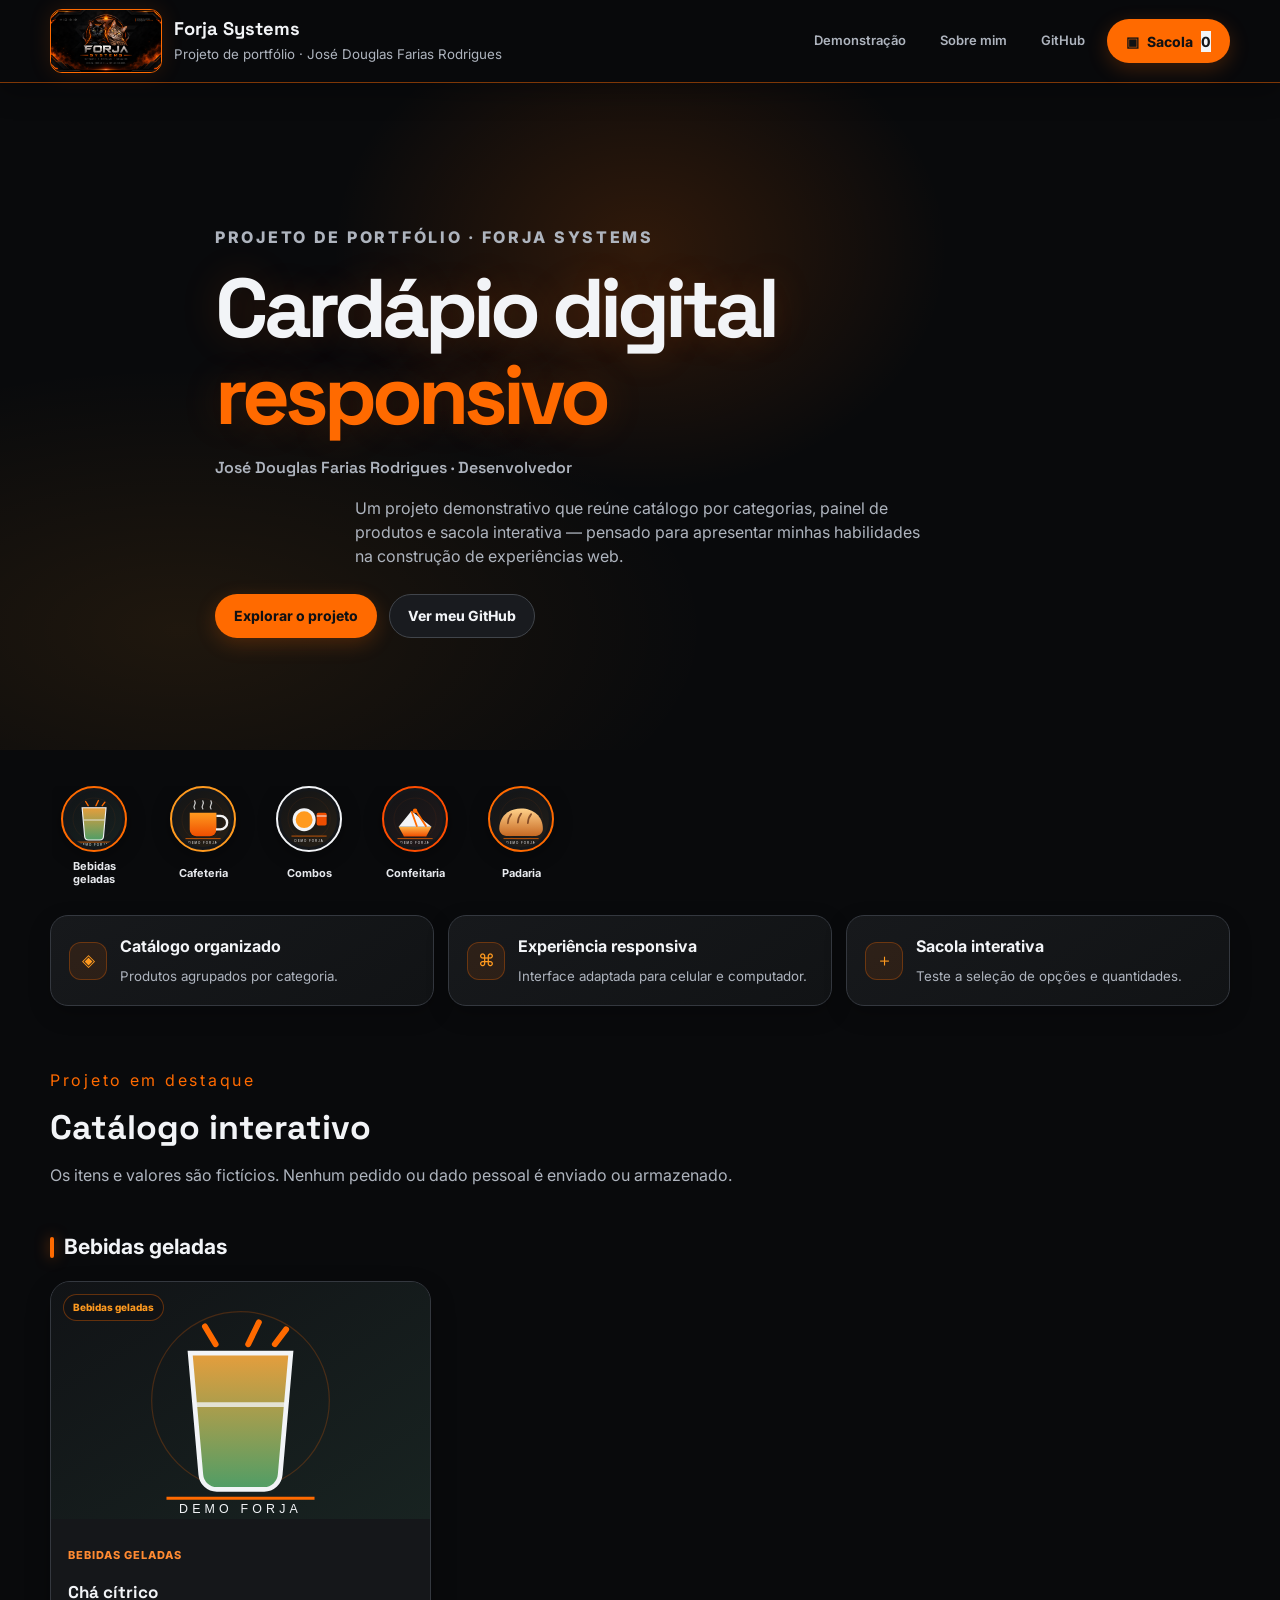
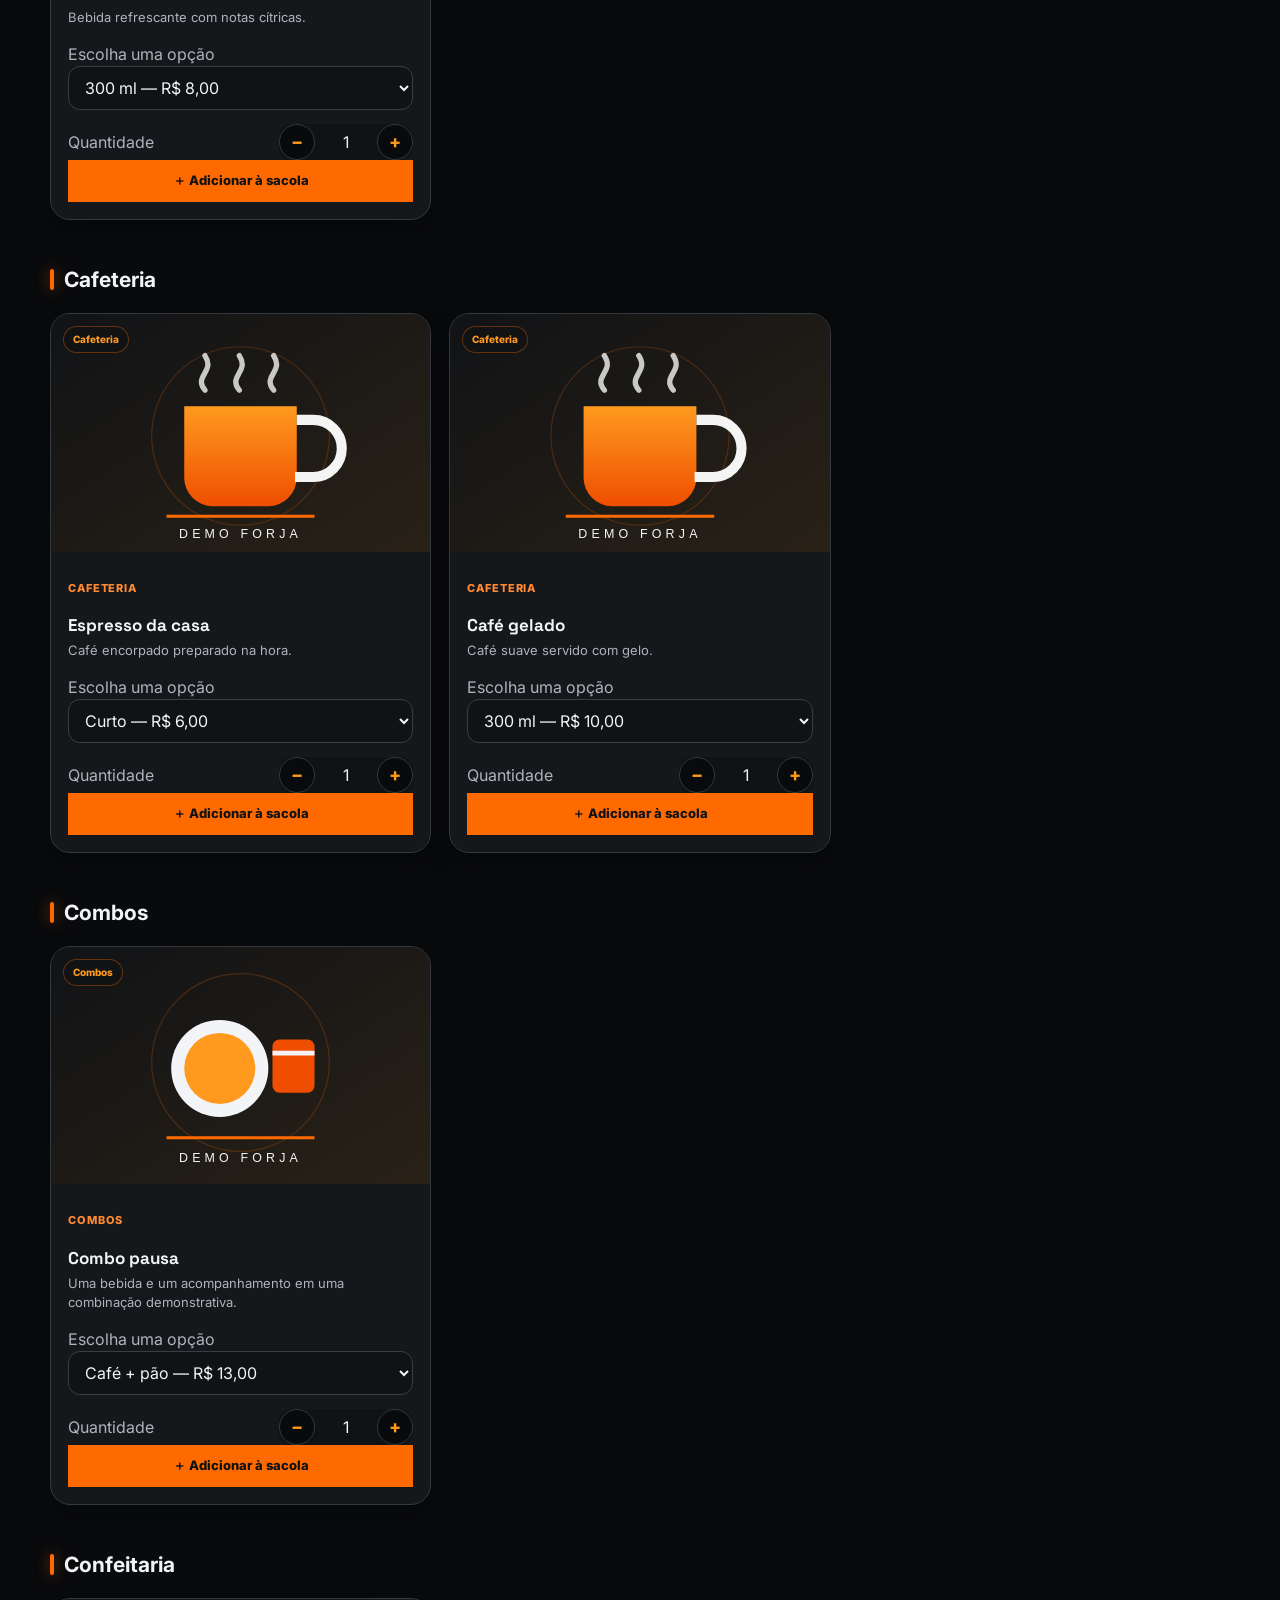
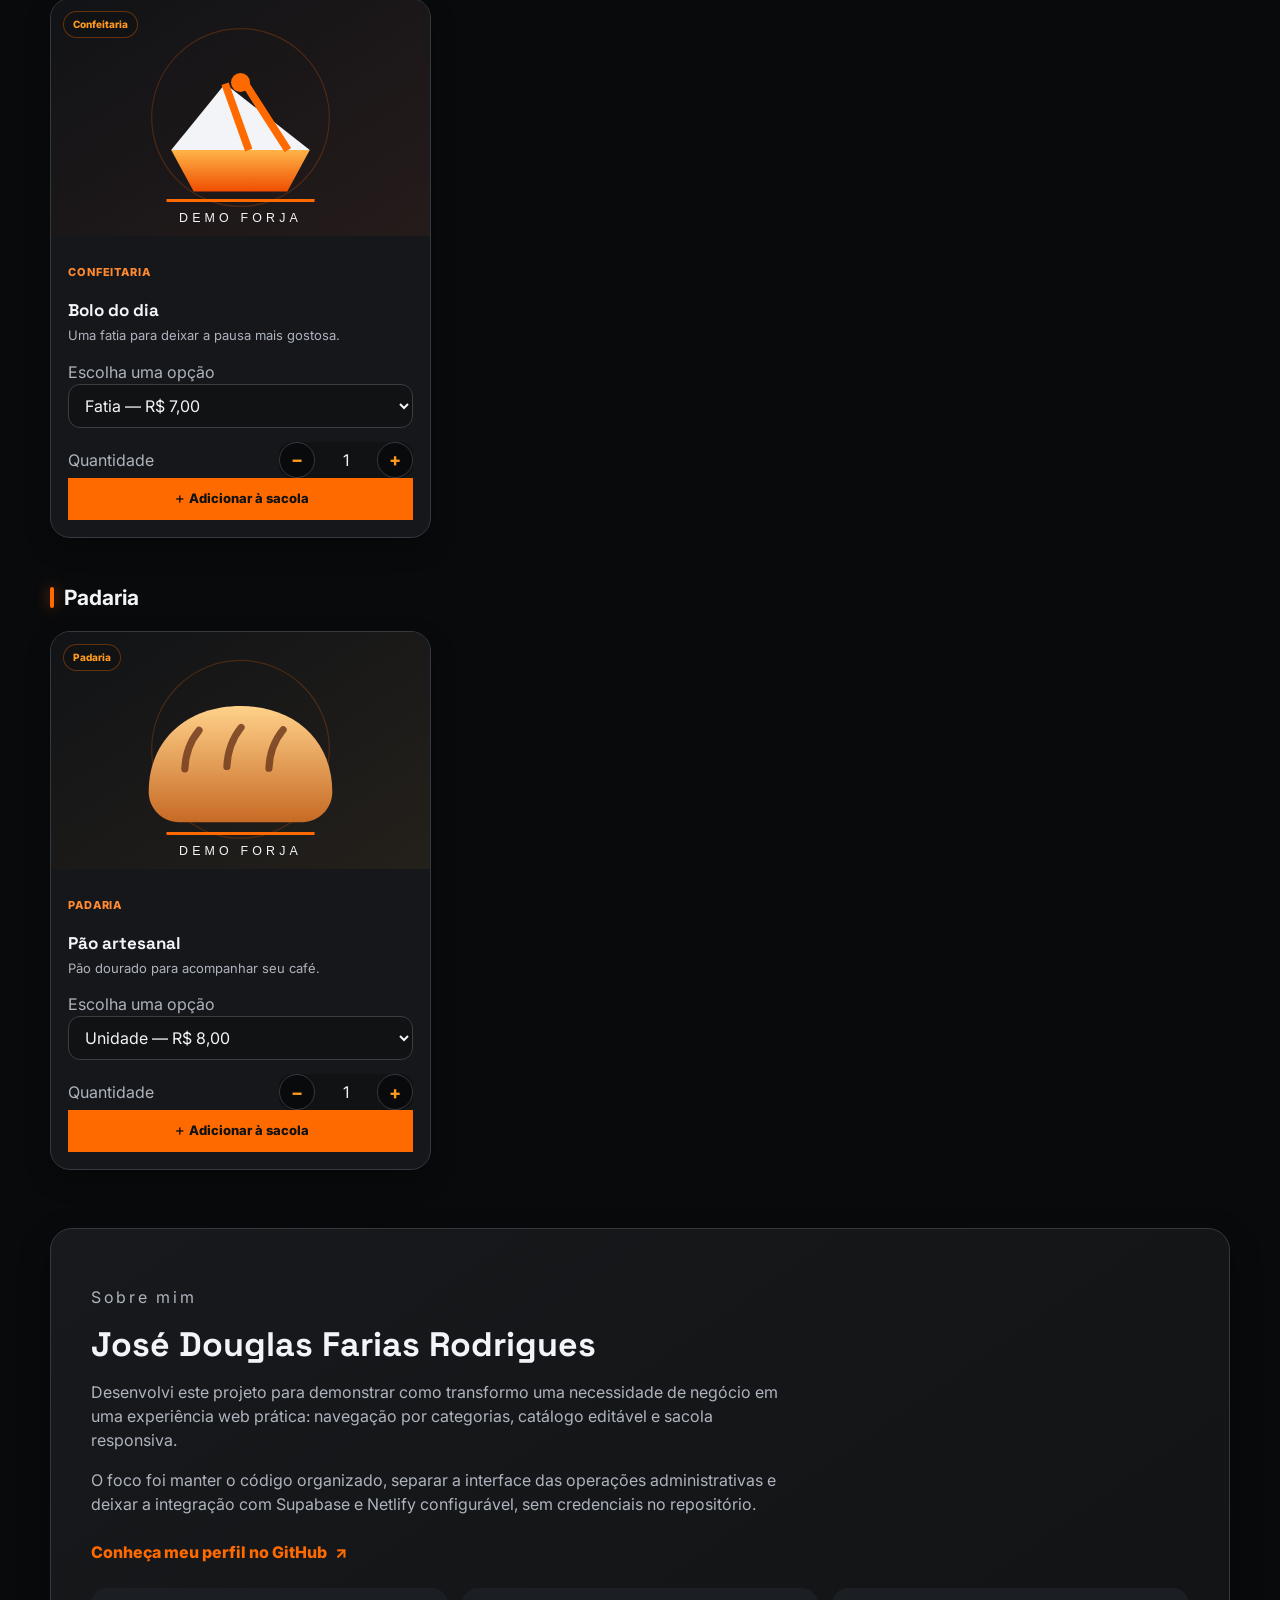
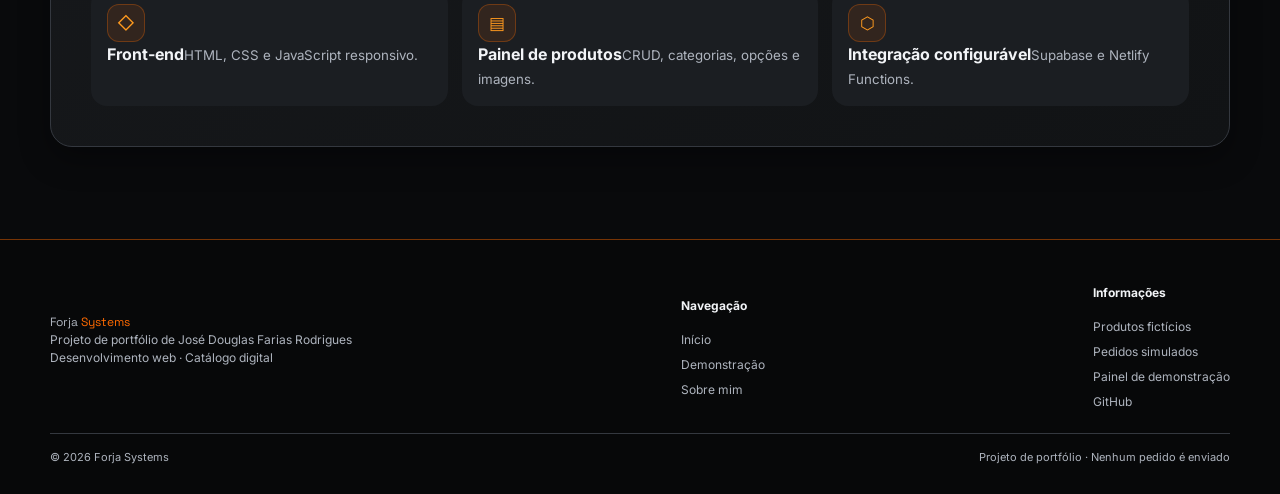
<file: index.html>
<!DOCTYPE html>
<html lang="pt-BR">
  <head>
    <meta charset="UTF-8" />
    <meta name="viewport" content="width=device-width, initial-scale=1.0, viewport-fit=cover" />
    <meta name="theme-color" content="#090A0C" />
    <meta name="description" content="Projeto de portfólio de José Douglas Farias Rodrigues: demonstração de cardápio digital responsivo com catálogo, painel e sacola." />
    <title>José Douglas Farias Rodrigues | Cardápio Digital</title>
    <link rel="icon" href="imgs/forja-systems.png" type="image/png" />
    <link rel="preconnect" href="https://fonts.googleapis.com" />
    <link rel="preconnect" href="https://fonts.gstatic.com" crossorigin />
    <link href="https://fonts.googleapis.com/css2?family=Inter:wght@400;500;600;700;800&family=Space+Grotesk:wght@500;600;700&display=swap" rel="stylesheet" />
    <link rel="stylesheet" href="styles.css" />
    <link rel="stylesheet" href="forja-theme.css" />
  </head>
  <body>
    <nav class="topbar">
      <div class="topbar-inner">
        <a href="#inicio" class="brand" aria-label="Forja Systems - início">
          <img class="brand-logo-small" src="imgs/forja-systems.png" alt="Forja Systems" />
          <span class="brand-copy">
            <strong>Forja Systems</strong>
            <small>Projeto de portfólio · José Douglas Farias Rodrigues</small>
          </span>
        </a>
        <div class="nav-links">
          <a href="#catalogo" class="nav-link">Demonstração</a>
          <a href="#sobre" class="nav-link">Sobre mim</a>
          <a href="https://github.com/DouglasFariasRodigues" class="nav-link" target="_blank" rel="noopener noreferrer">GitHub</a>
          <button id="cartButton" class="cart-button" type="button" aria-label="Abrir sacola">
            <span aria-hidden="true">▣</span>
            <span class="cart-text">Sacola</span>
            <span id="cartCount" class="badge">0</span>
          </button>
        </div>
      </div>
    </nav>

    <header class="hero" id="inicio">
      <div class="hero-content">
        <p class="eyebrow">Projeto de portfólio · Forja Systems</p>
        <h1>Cardápio digital <span>responsivo</span></h1>
        <p class="hero-subtitle">José Douglas Farias Rodrigues · Desenvolvedor</p>
        <p class="hero-description">Um projeto demonstrativo que reúne catálogo por categorias, painel de produtos e sacola interativa — pensado para apresentar minhas habilidades na construção de experiências web.</p>
        <div class="hero-actions">
          <a href="#catalogo" class="primary-btn">Explorar o projeto</a>
          <a href="https://github.com/DouglasFariasRodigues" class="secondary-btn" target="_blank" rel="noopener noreferrer">Ver meu GitHub</a>
        </div>
      </div>
    </header>

    <main class="page">
      <nav class="category-stories" aria-label="Navegue pelas categorias de demonstração">
        <div id="categoryStories" class="category-stories-inner"></div>
      </nav>

      <section class="features" aria-label="Recursos demonstrados">
        <article class="feature-card">
          <span class="feature-icon" aria-hidden="true">◈</span>
          <div>
            <strong>Catálogo organizado</strong>
            <small>Produtos agrupados por categoria.</small>
          </div>
        </article>
        <article class="feature-card">
          <span class="feature-icon" aria-hidden="true">⌘</span>
          <div>
            <strong>Experiência responsiva</strong>
            <small>Interface adaptada para celular e computador.</small>
          </div>
        </article>
        <article class="feature-card">
          <span class="feature-icon" aria-hidden="true">＋</span>
          <div>
            <strong>Sacola interativa</strong>
            <small>Teste a seleção de opções e quantidades.</small>
          </div>
        </article>
      </section>

      <section id="catalogo">
        <div class="section-header">
          <div>
            <p class="section-label">Projeto em destaque</p>
            <h2>Catálogo interativo</h2>
            <p class="section-description">Os itens e valores são fictícios. Nenhum pedido ou dado pessoal é enviado ou armazenado.</p>
          </div>
        </div>
        <div id="catalogGrid"></div>
      </section>

      <section class="about" id="sobre">
        <div class="about-text">
          <p class="section-label">Sobre mim</p>
          <h2>José Douglas Farias Rodrigues</h2>
          <p>Desenvolvi este projeto para demonstrar como transformo uma necessidade de negócio em uma experiência web prática: navegação por categorias, catálogo editável e sacola responsiva.</p>
          <p>O foco foi manter o código organizado, separar a interface das operações administrativas e deixar a integração com Supabase e Netlify configurável, sem credenciais no repositório.</p>
          <a class="profile-link" href="https://github.com/DouglasFariasRodigues" target="_blank" rel="noopener noreferrer">Conheça meu perfil no GitHub <span aria-hidden="true">↗</span></a>
        </div>
        <div class="about-highlight">
          <div class="about-item">
            <span class="feature-icon" aria-hidden="true">◇</span>
            <div><strong>Front-end</strong><small>HTML, CSS e JavaScript responsivo.</small></div>
          </div>
          <div class="about-item">
            <span class="feature-icon" aria-hidden="true">▤</span>
            <div><strong>Painel de produtos</strong><small>CRUD, categorias, opções e imagens.</small></div>
          </div>
          <div class="about-item">
            <span class="feature-icon" aria-hidden="true">⬡</span>
            <div><strong>Integração configurável</strong><small>Supabase e Netlify Functions.</small></div>
          </div>
        </div>
      </section>
    </main>

    <footer class="footer">
      <div class="footer-inner">
        <div>
          <p class="footer-brand">Forja <span>Systems</span></p>
          <p>Projeto de portfólio de José Douglas Farias Rodrigues</p>
          <p>Desenvolvimento web · Catálogo digital</p>
        </div>
        <div>
          <h4>Navegação</h4>
          <ul class="footer-links">
            <li><a href="#inicio">Início</a></li>
            <li><a href="#catalogo">Demonstração</a></li>
            <li><a href="#sobre">Sobre mim</a></li>
          </ul>
        </div>
        <div>
          <h4>Informações</h4>
          <ul class="footer-links">
            <li><span>Produtos fictícios</span></li>
            <li><span>Pedidos simulados</span></li>
            <li><a href="/edicao">Painel de demonstração</a></li>
            <li><a href="https://github.com/DouglasFariasRodigues" target="_blank" rel="noopener noreferrer">GitHub</a></li>
          </ul>
        </div>
      </div>
      <div class="footer-bottom">
        <span>© <span id="year"></span> Forja Systems</span>
        <span>Projeto de portfólio · Nenhum pedido é enviado</span>
      </div>
    </footer>

    <div id="cartModal" class="modal hidden" aria-hidden="true">
      <div class="modal-card cart-card">
        <button class="modal-close" data-close-modal="cartModal" type="button" aria-label="Fechar">×</button>
        <h3>Sua sacola</h3>
        <div id="cartItems" class="cart-items"></div>
        <div class="cart-summary">
          <div class="summary-row"><span>Modo</span><strong>Demonstração</strong></div>
          <div class="summary-row"><span>Total</span><strong id="cartTotal">R$ 0,00</strong></div>
        </div>
        <div class="modal-actions">
          <button id="checkoutBtn" class="primary-btn" type="button">Simular pedido</button>
          <button class="secondary-btn" data-close-modal="cartModal" type="button">Voltar aos produtos</button>
        </div>
      </div>
    </div>

    <div id="checkoutModal" class="modal hidden" aria-hidden="true">
      <div class="modal-card checkout-card">
        <button class="modal-close" data-close-modal="checkoutModal" type="button" aria-label="Fechar">×</button>
        <h3>Finalizar demonstração</h3>
        <form id="checkoutForm">
          <p id="paymentDetails" class="demo-notice">Esta é uma simulação. Não informe dados pessoais: nenhuma informação será enviada ou salva.</p>
          <button type="submit" class="primary-btn">Concluir simulação</button>
        </form>
      </div>
    </div>

    <div id="cartBottomBar" class="cart-bottom-bar hidden" aria-live="polite">
      <div class="cart-bottom-summary">
        <small><span id="fabCartCount">0</span> itens na sacola</small>
        <strong id="fabCartTotal">R$ 0,00</strong>
      </div>
      <button id="fabCart" class="cart-bottom-button" type="button">Ver sacola <span aria-hidden="true">→</span></button>
    </div>

    <div id="toast" class="toast hidden" role="status" aria-live="polite"></div>
    <script src="config.js"></script>
    <script src="app.js"></script>
  </body>
</html>
</file>
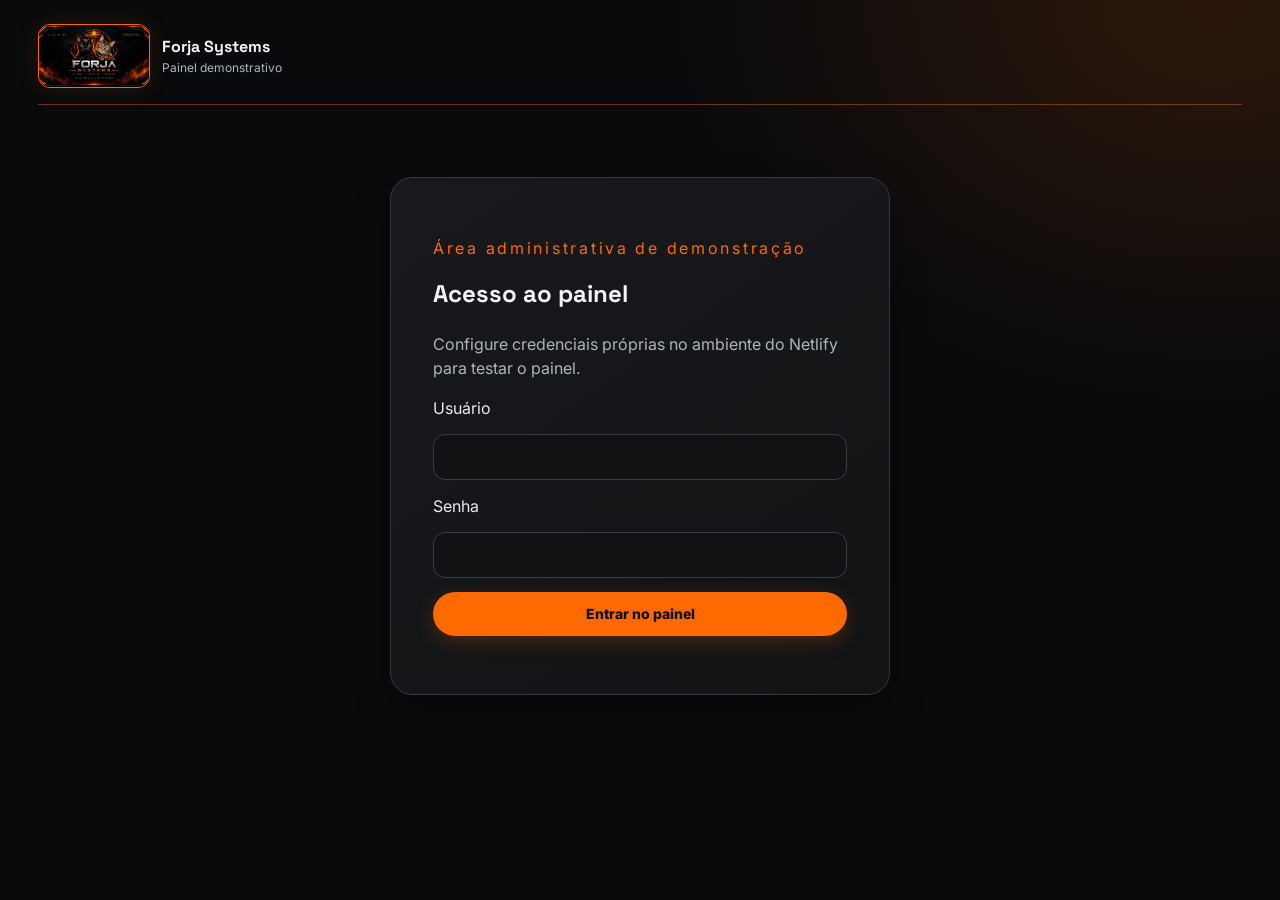
<file: edicao.html>
<!DOCTYPE html>
<html lang="pt-BR">
  <head>
    <meta charset="UTF-8" />
    <meta name="viewport" content="width=device-width, initial-scale=1.0" />
    <meta name="theme-color" content="#090A0C" />
    <title>Editar demonstração | Forja Systems</title>
    <link rel="icon" href="imgs/forja-systems.png" type="image/png" />
    <link rel="preconnect" href="https://fonts.googleapis.com" />
    <link rel="preconnect" href="https://fonts.gstatic.com" crossorigin />
    <link
      href="https://fonts.googleapis.com/css2?family=Inter:wght@400;500;600;700;800&family=Space+Grotesk:wght@500;600;700&display=swap"
      rel="stylesheet"
    />
    <link rel="stylesheet" href="styles.css" />
    <link rel="stylesheet" href="forja-theme.css" />
  </head>
  <body class="admin-body">
    <main class="admin-shell">
      <header class="admin-topbar">
        <a class="admin-brand" href="/" aria-label="Forja Systems - início">
          <img src="imgs/forja-systems.png" alt="Forja Systems" />
          <span><strong>Forja Systems</strong><small>Painel demonstrativo</small></span>
        </a>
        <button id="logoutBtn" class="secondary-btn hidden" type="button">Sair</button>
      </header>

      <section id="loginPanel" class="admin-card admin-login-card">
        <p class="section-label">Área administrativa de demonstração</p>
        <h1>Acesso ao painel</h1>
        <p class="admin-intro-copy">Configure credenciais próprias no ambiente do Netlify para testar o painel.</p>
        <form id="loginForm" class="admin-form">
          <label for="adminUser">Usuário</label>
          <input id="adminUser" type="text" autocomplete="username" required />
          <label for="adminPassword">Senha</label>
          <input id="adminPassword" type="password" autocomplete="current-password" required />
          <button class="primary-btn" type="submit">Entrar no painel</button>
        </form>
        <p id="loginError" class="admin-error" role="alert"></p>
      </section>

      <section id="adminPanel" class="admin-dashboard hidden">
        <div class="admin-intro">
          <div>
            <p class="section-label">Forja Systems · Ambiente demonstrativo</p>
            <h1>Catálogo de exemplo</h1>
            <p class="admin-intro-copy">Edite os produtos fictícios da demonstração.</p>
          </div>
          <button id="newProductBtn" class="primary-btn" type="button">
            <span aria-hidden="true">＋</span> Novo produto
          </button>
        </div>

        <section class="admin-card admin-catalog-card" aria-labelledby="catalogTitle">
          <div class="admin-catalog-heading">
            <div>
              <h2 id="catalogTitle">Cardápio cadastrado</h2>
              <p id="catalogStatus" class="admin-status" role="status">Carregando produtos...</p>
            </div>
            <span id="productCount" class="admin-count">0 produtos</span>
          </div>
          <label class="admin-search">
            <span aria-hidden="true">⌕</span>
            <input id="productSearch" type="search" placeholder="Buscar por nome ou categoria" />
          </label>
          <div id="productList" class="admin-product-grid"></div>
        </section>

        <section id="editorPanel" class="admin-card admin-editor hidden" aria-labelledby="formTitle">
          <div class="admin-editor-heading">
            <div>
              <p class="section-label">Detalhes do produto</p>
              <h2 id="formTitle">Novo produto</h2>
              <p class="admin-intro-copy">Preencha as informações que aparecem no cardápio.</p>
            </div>
            <button id="closeEditorBtn" class="admin-icon-button" type="button" aria-label="Fechar edição">×</button>
          </div>

          <form id="productForm" class="admin-form">
            <input id="productId" type="hidden" />
            <div class="admin-field-grid">
              <div class="admin-field">
                <label for="productName">Nome do produto</label>
                <input id="productName" type="text" placeholder="Ex.: Tapioca recheada" required />
              </div>
              <div class="admin-field">
                <label for="productCategory">Categoria</label>
                <input id="productCategory" type="text" list="categoryOptions" placeholder="Escolha uma seção ou crie outra" required />
                <datalist id="categoryOptions"></datalist>
                <small>Produtos com a mesma categoria aparecem juntos em uma seção no site.</small>
              </div>
            </div>

            <div class="admin-field">
              <label for="productDescription">Descrição</label>
              <textarea id="productDescription" rows="3" placeholder="Conte um pouco sobre o produto"></textarea>
            </div>

            <div class="admin-options-heading">
              <div>
                <h3>Opções e preços</h3>
                <p>Adicione sabores, tamanhos ou unidades e seus respectivos valores.</p>
              </div>
              <button id="addOptionBtn" class="secondary-btn" type="button">＋ Adicionar opção</button>
            </div>
            <div id="optionsEditor" class="admin-options-editor"></div>

            <div class="admin-image-section">
              <div class="admin-field">
                <label for="productImage">Foto do produto</label>
                <input id="productImage" type="file" accept="image/jpeg,image/png,image/webp" />
                <small>JPG, PNG ou WEBP; até 5 MB.</small>
              </div>
              <div class="admin-preview-wrap">
                <img id="imagePreview" class="admin-image-preview hidden" alt="Prévia da foto do produto" />
                <div id="imagePlaceholder" class="admin-image-placeholder">
                  <span aria-hidden="true">📷</span>
                  <small>A prévia da foto aparece aqui</small>
                </div>
              </div>
            </div>
            <input id="productImageUrl" type="hidden" />

            <div class="admin-form-footer">
              <label class="admin-checkbox">
                <input id="productActive" type="checkbox" checked />
                <span>Produto ativo no cardápio</span>
              </label>
              <div class="admin-field admin-sort-field">
                <label for="productSort">Ordem no cardápio</label>
                <input id="productSort" type="number" min="0" value="0" />
              </div>
            </div>
            <p id="adminMessage" class="admin-message" role="status"></p>
            <div class="admin-form-actions">
              <button id="cancelEditorBtn" class="secondary-btn" type="button">Cancelar</button>
              <button id="saveProductBtn" class="primary-btn" type="submit">Salvar produto</button>
            </div>
          </form>
        </section>
      </section>
    </main>
    <script src="edicao.js"></script>
  </body>
</html>
</file>
<file: styles.css>
* {
  box-sizing: border-box;
}

html {
  scroll-behavior: smooth;
}

body {
  margin: 0;
  min-width: 320px;
  background: var(--bg-page, #101010);
  color: var(--text-primary, #f7f4ef);
  font-family: "Inter", "Segoe UI", sans-serif;
  line-height: 1.5;
}

button,
input,
select,
textarea {
  font: inherit;
}

button,
a {
  -webkit-tap-highlight-color: transparent;
}

a {
  color: inherit;
  text-decoration: none;
}

button {
  cursor: pointer;
}

img {
  display: block;
  max-width: 100%;
}

.hidden {
  display: none !important;
}

.topbar {
  position: sticky;
  z-index: 20;
  top: 0;
  border-bottom: 1px solid var(--border-subtle, #303030);
  background: var(--bg-surface, #171717);
}

.topbar-inner,
.page,
.hero-content,
.footer-inner {
  width: min(1180px, calc(100% - 48px));
  margin-inline: auto;
}

.topbar-inner {
  display: flex;
  min-height: 82px;
  align-items: center;
  justify-content: space-between;
  gap: 24px;
}

.brand {
  display: flex;
  min-width: 0;
  align-items: center;
  gap: 14px;
}

.brand-logo-small {
  width: 104px;
  height: 58px;
  flex: 0 0 auto;
  border-radius: 12px;
  object-fit: cover;
}

.brand-copy {
  min-width: 0;
}

.brand-copy strong,
.brand-copy span {
  display: block;
}

.brand-copy strong {
  font-size: 15px;
  line-height: 1.3;
}

.brand-copy span {
  margin-top: 3px;
  color: var(--text-secondary, #a5a5a5);
  font-size: 12px;
}

.nav-links {
  display: flex;
  align-items: center;
  justify-content: flex-end;
  gap: 10px;
}

.nav-links a:not(.primary-btn) {
  padding: 9px 12px;
  color: var(--text-secondary, #a5a5a5);
  font-size: 13px;
  font-weight: 600;
}

.primary-btn,
.secondary-btn,
.cart-button {
  display: inline-flex;
  min-height: 44px;
  align-items: center;
  justify-content: center;
  gap: 8px;
  border: 1px solid transparent;
  border-radius: 999px;
  padding: 10px 18px;
  font-size: 14px;
  font-weight: 750;
  transition: transform 160ms ease, background 160ms ease, border-color 160ms ease;
}

.primary-btn:hover,
.secondary-btn:hover,
.cart-button:hover {
  transform: translateY(-1px);
}

.primary-btn {
  background: var(--brand-orange, #ff6b22);
  color: #17110e;
}

.secondary-btn {
  border-color: var(--border-subtle, #303030);
  background: var(--bg-surface, #171717);
  color: var(--text-primary, #f7f4ef);
}

.cart-button {
  background: var(--brand-orange, #ff6b22);
  color: #17110e;
}

.header-delivery {
  display: inline-flex;
  align-items: center;
  gap: 8px;
  border: 1px solid var(--border-subtle, #303030);
  border-radius: 999px;
  padding: 8px 12px;
  background: var(--bg-pill-soft, #242424);
  color: var(--text-secondary, #a5a5a5);
  font-size: 12px;
  font-weight: 650;
  white-space: nowrap;
}

.hero {
  position: relative;
  overflow: hidden;
  padding: 68px 0 62px;
  background: var(--bg-surface, #171717);
}

.hero-content {
  position: relative;
  z-index: 1;
  display: block;
}

.hero-copy {
  max-width: 660px;
}

.eyebrow,
.section-kicker {
  color: var(--brand-orange, #ff6b22);
  font-size: 12px;
  font-weight: 800;
  letter-spacing: 0.12em;
  text-transform: uppercase;
}

.hero h1 {
  max-width: 720px;
  margin: 12px 0 16px;
  font-size: clamp(36px, 5vw, 62px);
  line-height: 1.05;
  letter-spacing: -0.045em;
}

.hero p {
  max-width: 570px;
  color: var(--text-secondary, #a5a5a5);
  font-size: 16px;
}

.hero-actions {
  display: flex;
  flex-wrap: wrap;
  gap: 12px;
  margin-top: 26px;
}

.hero-mark {
  width: min(100%, 340px);
  justify-self: center;
  border: 1px solid var(--border-subtle, #303030);
  border-radius: 28px;
  padding: 18px;
  background: var(--bg-page, #101010);
}

.hero-mark img {
  width: 100%;
  border-radius: 18px;
}

.page {
  padding-block: 34px 92px;
}

.category-stories {
  display: flex;
  overflow: hidden;
  padding: 6px 2px 20px;
  scrollbar-width: none;
}

.category-stories-inner {
  display: flex;
  width: 100%;
  overflow-x: auto;
  gap: 20px;
  scrollbar-width: none;
}

.category-stories-inner::-webkit-scrollbar {
  display: none;
}

.category-stories::-webkit-scrollbar {
  display: none;
}

.category-story {
  display: grid;
  min-width: 78px;
  justify-items: center;
  gap: 8px;
  color: var(--text-secondary, #a5a5a5);
  text-align: center;
}

.category-story-image {
  display: grid;
  width: 66px;
  height: 66px;
  flex: 0 0 auto;
  place-items: center;
  overflow: hidden;
  border: 2px solid var(--brand-orange, #ff6b22);
  padding: 3px;
  aspect-ratio: 1;
  border-radius: 50%;
}

.category-story-image img {
  width: 100%;
  height: 100%;
  border-radius: 50%;
  object-fit: cover;
}

.category-story span:last-child {
  max-width: 84px;
  font-size: 11px;
  font-weight: 700;
  line-height: 1.25;
}

.story-circle {
  display: grid;
  width: 66px;
  aspect-ratio: 1;
  place-items: center;
  overflow: hidden;
  border: 2px solid var(--brand-orange, #ff6b22);
  border-radius: 50%;
  background: var(--bg-surface, #171717);
  font-size: 26px;
}

.story-link span:last-child {
  max-width: 84px;
  font-size: 11px;
  font-weight: 700;
  line-height: 1.25;
}

.features {
  display: grid;
  grid-template-columns: repeat(3, minmax(0, 1fr));
  gap: 14px;
  margin: 8px 0 46px;
}

.feature-card {
  border: 1px solid var(--border-subtle, #303030);
  border-radius: 18px;
  padding: 18px;
  background: var(--bg-surface, #171717);
}

.feature-card strong {
  display: block;
  margin-bottom: 5px;
}

.feature-card p {
  margin: 0;
  color: var(--text-secondary, #a5a5a5);
  font-size: 13px;
}

.catalog-heading,
.category-heading {
  display: flex;
  align-items: end;
  justify-content: space-between;
  gap: 16px;
}

.section-header {
  display: flex;
  align-items: end;
  justify-content: space-between;
  gap: 16px;
  margin-bottom: 24px;
}

.section-header h2 {
  margin: 6px 0 0;
  font-size: clamp(24px, 3vw, 34px);
  line-height: 1.15;
}

.section-description {
  margin-bottom: 0;
  color: var(--text-secondary, #a5a5a5);
}

.category-title {
  position: relative;
  margin: 0 0 18px;
  padding-left: 14px;
  font-size: 21px;
}

.category-title::before {
  position: absolute;
  top: 0.25em;
  bottom: 0.25em;
  left: 0;
  width: 4px;
  border-radius: 8px;
  content: "";
}

.catalog-heading {
  margin: 0 0 24px;
}

.catalog-heading h2,
.category-heading h2,
.about h2 {
  margin: 6px 0 0;
  font-size: clamp(24px, 3vw, 34px);
  line-height: 1.15;
}

.category-section {
  scroll-margin-top: 112px;
  margin-top: 44px;
}

.category-heading {
  margin-bottom: 18px;
}

.category-heading p {
  margin: 5px 0 0;
  color: var(--text-secondary, #a5a5a5);
  font-size: 14px;
}

.product-grid {
  display: grid;
  grid-template-columns: repeat(3, minmax(0, 1fr));
  gap: 18px;
}

.product-card {
  display: flex;
  min-width: 0;
  flex-direction: column;
  overflow: hidden;
  border: 1px solid var(--border-subtle, #303030);
  border-radius: 22px;
  background: var(--bg-surface, #171717);
}

.product-image {
  position: relative;
  overflow: hidden;
  aspect-ratio: 16 / 10;
  background: var(--bg-pill-soft, #242424);
}

.product-image img {
  width: 100%;
  height: 100%;
  object-fit: cover;
}

.product-badge {
  position: absolute;
  top: 12px;
  left: 12px;
  border-radius: 999px;
  padding: 5px 9px;
  font-size: 10px;
  font-weight: 800;
}

.product-body {
  display: flex;
  flex: 1;
  flex-direction: column;
  align-items: flex-start;
  padding: 17px;
}

.product-category {
  color: var(--brand-orange, #ff6b22);
  font-size: 11px;
  font-weight: 800;
  letter-spacing: 0.08em;
  text-transform: uppercase;
}

.product-card h3 {
  margin: 7px 0 5px;
  font-size: 17px;
  line-height: 1.3;
}

.product-description {
  margin: 0 0 14px;
  color: var(--text-secondary, #a5a5a5);
  font-size: 13px;
}

.product-price {
  margin-top: auto;
  color: var(--brand-orange, #ff6b22);
  font-size: 18px;
  font-weight: 850;
}

.product-options {
  display: grid;
  width: 100%;
  gap: 9px;
  margin-top: 12px;
}

.product-option {
  width: 100%;
}

.product-option label,
.form-field label {
  display: block;
  margin-bottom: 6px;
  font-size: 12px;
  font-weight: 700;
}

.product-option select,
.product-option,
.form-field input,
.form-field select,
.form-field textarea,
.admin-form input,
.admin-form select,
.admin-form textarea {
  width: 100%;
  min-height: 44px;
  border: 1px solid var(--border-subtle, #303030);
  border-radius: 12px;
  padding: 10px 12px;
  background: var(--bg-page, #101010);
  color: var(--text-primary, #f7f4ef);
}

.quantity-row {
  display: flex;
  width: 100%;
  align-items: center;
  justify-content: space-between;
  gap: 12px;
  margin-top: 14px;
}

.quantity-stepper {
  display: inline-flex;
  align-items: center;
  gap: 10px;
}

.quantity-stepper input {
  width: 42px;
  border: 0;
  background: transparent;
  color: inherit;
  text-align: center;
}

.quantity-stepper input::-webkit-inner-spin-button,
.quantity-stepper input::-webkit-outer-spin-button {
  margin: 0;
  appearance: none;
}

.quantity-stepper button,
.stepper button {
  width: 36px;
  height: 36px;
  border: 1px solid var(--border-subtle, #303030);
  border-radius: 50%;
  background: var(--bg-page, #101010);
  color: var(--text-primary, #f7f4ef);
  font-size: 18px;
  font-weight: 750;
}

.add-btn {
  width: 100%;
  min-height: 42px;
  border: 0;
  border-radius: 999px;
  padding: 9px 15px;
  background: var(--brand-orange, #ff6b22);
  color: #17110e;
  font-size: 13px;
  font-weight: 800;
}

.feature-icon {
  display: inline-grid;
  width: 38px;
  height: 38px;
  flex: 0 0 auto;
  place-items: center;
  border-radius: 12px;
  font-size: 17px;
}

.feature-card {
  display: flex;
  align-items: center;
  gap: 13px;
}

.about {
  margin-top: 58px;
  border: 1px solid var(--border-subtle, #303030);
  border-radius: 24px;
  padding: clamp(22px, 4vw, 40px);
  background: var(--bg-surface, #171717);
}

.about p {
  max-width: 700px;
  color: var(--text-secondary, #a5a5a5);
}

.profile-link {
  display: inline-flex;
  align-items: center;
  gap: 8px;
  margin-top: 8px;
  color: var(--brand-caramel, #ff6b22);
  font-weight: 800;
}

.profile-link:hover {
  color: var(--accent-gold, #ff9a1f);
}

.about-highlight {
  display: grid;
  grid-template-columns: repeat(3, minmax(0, 1fr));
  gap: 14px;
  margin-top: 24px;
}

.about-grid {
  display: grid;
  grid-template-columns: repeat(3, minmax(0, 1fr));
  gap: 14px;
  margin-top: 24px;
}

.about-item {
  border-radius: 16px;
  padding: 16px;
  background: var(--bg-page, #101010);
}

.footer {
  border-top: 1px solid var(--border-subtle, #303030);
  padding-block: 28px;
  background: var(--bg-surface, #171717);
}

.footer-inner {
  display: flex;
  align-items: center;
  justify-content: space-between;
  gap: 20px;
  color: var(--text-secondary, #a5a5a5);
  font-size: 12px;
}

.footer-links {
  display: grid;
  gap: 7px;
  margin: 8px 0 0;
  padding: 0;
  list-style: none;
}

.footer-bottom {
  display: flex;
  width: min(1180px, calc(100% - 48px));
  justify-content: space-between;
  gap: 16px;
  margin: 22px auto 0;
  border-top: 1px solid var(--border-subtle, #303030);
  padding-top: 15px;
  color: var(--text-secondary, #a5a5a5);
  font-size: 11px;
}

.footer-inner p {
  margin: 0;
}

.modal {
  position: fixed;
  z-index: 50;
  inset: 0;
  display: grid;
  place-items: center;
  padding: 20px;
  background: rgb(0 0 0 / 72%);
}

.modal-card {
  position: relative;
  width: min(620px, 100%);
  max-height: min(84vh, 760px);
  overflow: auto;
  padding: 24px;
}

.modal-content {
  position: relative;
  width: min(620px, 100%);
  max-height: min(84vh, 760px);
  overflow: auto;
  border: 1px solid var(--border-subtle, #303030);
  border-radius: 24px;
  padding: 24px;
  background: var(--bg-surface, #171717);
}

.modal-close {
  position: absolute;
  top: 14px;
  right: 14px;
  width: 38px;
  height: 38px;
  border: 1px solid var(--border-subtle, #303030);
  border-radius: 50%;
  background: var(--bg-page, #101010);
  color: var(--text-primary, #f7f4ef);
}

.cart-items {
  display: grid;
  gap: 10px;
  margin-block: 20px;
}

.cart-summary {
  display: grid;
  gap: 10px;
  border-top: 1px solid var(--border-subtle, #303030);
  padding-top: 14px;
}

.summary-row {
  display: flex;
  justify-content: space-between;
  gap: 10px;
}

.modal-actions {
  display: flex;
  flex-wrap: wrap;
  gap: 10px;
  margin-top: 18px;
}

.cart-item {
  display: flex;
  align-items: center;
  justify-content: space-between;
  gap: 12px;
  border-bottom: 1px solid var(--border-subtle, #303030);
  padding-bottom: 10px;
}

.cart-total {
  display: flex;
  align-items: center;
  justify-content: space-between;
  margin-block: 18px;
  font-size: 18px;
  font-weight: 800;
}

.demo-notice {
  border: 1px solid var(--border-subtle, #303030);
  border-radius: 14px;
  padding: 12px;
  color: var(--text-secondary, #a5a5a5);
  font-size: 12px;
}

.cart-bottom-bar {
  position: fixed;
  z-index: 30;
  right: 16px;
  bottom: 16px;
  left: 16px;
  display: flex;
  width: min(700px, calc(100% - 32px));
  align-items: center;
  justify-content: space-between;
  gap: 18px;
  margin-inline: auto;
  border: 1px solid var(--border-subtle, #303030);
  border-radius: 999px;
  padding: 10px 12px 10px 20px;
}

.cart-bottom-summary {
  display: grid;
  line-height: 1.25;
}

.cart-bottom-button {
  min-height: 42px;
  border: 0;
  border-radius: 999px;
  padding: 9px 16px;
  font-weight: 800;
}

.toast {
  position: fixed;
  z-index: 80;
  right: 20px;
  bottom: 20px;
  max-width: min(400px, calc(100% - 40px));
  border: 1px solid var(--border-subtle, #303030);
  border-radius: 14px;
  padding: 13px 17px;
  background: var(--bg-surface, #171717);
  color: var(--text-primary, #f7f4ef);
  box-shadow: 0 12px 34px rgb(0 0 0 / 35%);
}

.admin-body {
  min-height: 100vh;
}

.admin-shell {
  width: min(1240px, calc(100% - 40px));
  margin: 0 auto;
  padding-block: 28px 64px;
}

.admin-topbar {
  display: flex;
  align-items: center;
  justify-content: space-between;
  gap: 20px;
  margin-bottom: 26px;
}

.admin-brand {
  display: flex;
  align-items: center;
  gap: 12px;
}

.admin-brand span,
.admin-brand strong,
.admin-brand small {
  display: block;
}

.admin-brand small {
  font-size: 12px;
}

.admin-dashboard {
  display: grid;
  grid-template-columns: minmax(0, 1fr) minmax(320px, 0.8fr);
  align-items: start;
  gap: 22px;
}

.admin-intro,
.admin-editor-heading {
  display: flex;
  justify-content: space-between;
  gap: 18px;
}

.admin-catalog-heading {
  margin-bottom: 16px;
}

.admin-count {
  border-radius: 999px;
  padding: 6px 10px;
  font-size: 12px;
  font-weight: 750;
  white-space: nowrap;
}

.admin-search {
  display: flex;
  align-items: center;
  gap: 10px;
  border: 1px solid var(--border-subtle, #303030);
  border-radius: 12px;
  padding: 0 12px;
}

.admin-search input {
  min-height: 44px;
  border: 0;
  background: transparent;
  outline: 0;
}

.admin-card {
  min-width: 0;
  border: 1px solid var(--border-subtle, #303030);
  border-radius: 22px;
  padding: 22px;
  background: var(--bg-surface, #171717);
}

.admin-card h1,
.admin-card h2,
.admin-card h3 {
  margin-top: 0;
}

.admin-intro,
.admin-help,
.admin-product-meta {
  color: var(--text-secondary, #a5a5a5);
  font-size: 13px;
}

.admin-catalog-heading,
.admin-product-actions,
.admin-form-actions {
  display: flex;
  align-items: center;
  justify-content: space-between;
  gap: 12px;
}

.admin-product-grid {
  display: grid;
  grid-template-columns: repeat(2, minmax(0, 1fr));
  gap: 12px;
  margin-top: 18px;
}

.admin-product-card {
  min-width: 0;
  overflow: hidden;
  border: 1px solid var(--border-subtle, #303030);
  border-radius: 16px;
  background: var(--bg-page, #101010);
}

.admin-product-card img {
  width: 100%;
  aspect-ratio: 16 / 10;
  object-fit: cover;
}

.admin-product-image-wrap {
  position: relative;
  overflow: hidden;
}

.admin-product-state {
  position: absolute;
  top: 8px;
  right: 8px;
  border-radius: 999px;
  padding: 4px 8px;
  font-size: 10px;
  font-weight: 800;
}

.admin-product-info {
  padding: 12px;
}

.admin-product-content {
  display: flex;
  flex-direction: column;
  padding: 12px;
}

.admin-product-category,
.admin-product-price {
  margin: 0 0 5px;
  font-size: 12px;
  font-weight: 800;
}

.admin-product-description {
  font-size: 12px;
}

.admin-option-summary {
  display: grid;
  gap: 4px;
  margin-top: 8px;
  border-top: 1px solid var(--border-subtle, #303030);
  padding-top: 8px;
  font-size: 11px;
}

.admin-option-summary span {
  display: flex;
  justify-content: space-between;
  gap: 8px;
}

.admin-product-actions {
  margin-top: 12px;
}

.admin-product-actions button {
  flex: 1;
}

.admin-delete {
  min-height: 40px;
  border-radius: 999px;
  font-weight: 750;
}

.admin-product-info h3 {
  margin: 0 0 4px;
  font-size: 14px;
}

.admin-product-info p {
  margin: 0;
}

.admin-form {
  display: grid;
  gap: 14px;
}

.admin-field-grid,
.admin-image-section {
  display: grid;
  grid-template-columns: repeat(2, minmax(0, 1fr));
  gap: 14px;
}

.admin-options-heading,
.admin-form-footer {
  display: flex;
  align-items: center;
  justify-content: space-between;
  gap: 14px;
}

.admin-options-editor {
  display: grid;
  gap: 10px;
}

.admin-option-row {
  display: grid;
  grid-template-columns: minmax(0, 1fr) minmax(110px, 0.5fr) 44px;
  align-items: end;
  gap: 10px;
  border: 1px solid var(--border-subtle, #303030);
  border-radius: 14px;
  padding: 12px;
}

.admin-remove-option,
.admin-icon-button {
  width: 42px;
  height: 42px;
  border: 1px solid var(--border-subtle, #303030);
  border-radius: 50%;
  font-size: 20px;
}

.admin-preview-wrap {
  min-height: 140px;
}

.admin-image-preview,
.admin-image-placeholder {
  width: 100%;
  height: 100%;
  min-height: 140px;
  object-fit: cover;
}

.admin-image-placeholder {
  display: grid;
  place-content: center;
  justify-items: center;
  gap: 8px;
}

.admin-checkbox {
  display: inline-flex;
  align-items: center;
  gap: 8px;
}

.admin-sort-field {
  width: min(200px, 100%);
}

.admin-form-footer {
  align-items: end;
}

.admin-empty-state {
  grid-column: 1 / -1;
  border: 1px dashed var(--border-subtle, #303030);
  border-radius: 16px;
  padding: 22px;
  text-align: center;
}

.admin-empty-state p {
  margin-bottom: 0;
}

.form-field {
  min-width: 0;
}

.admin-form textarea,
.form-field textarea {
  min-height: 90px;
  resize: vertical;
}

.admin-form-actions {
  justify-content: flex-start;
  flex-wrap: wrap;
  margin-top: 5px;
}

.admin-status {
  min-height: 20px;
  color: var(--text-secondary, #a5a5a5);
  font-size: 13px;
}

.admin-login {
  width: min(480px, 100%);
  margin: 8vh auto;
}

.admin-login form {
  display: grid;
  gap: 14px;
}

@media (max-width: 900px) {
  .product-grid {
    grid-template-columns: repeat(2, minmax(0, 1fr));
  }

  .admin-dashboard {
    grid-template-columns: 1fr;
  }
}

@media (max-width: 640px) {
  .topbar-inner,
  .page,
  .hero-content,
  .footer-inner {
    width: min(100% - 32px, 1180px);
  }

  .topbar-inner {
    min-height: 68px;
    gap: 10px;
  }

  .brand-logo-small {
    width: 68px;
    height: 44px;
  }

  .brand-copy span,
  .nav-links a:not(.primary-btn),
  .header-delivery {
    display: none;
  }

  .brand-copy strong {
    font-size: 13px;
  }

  .nav-links {
    gap: 6px;
  }

  .primary-btn,
  .secondary-btn,
  .cart-button {
    min-height: 40px;
    padding: 8px 13px;
    font-size: 12px;
  }

  .hero {
    padding-block: 42px;
  }

  .hero-mark {
    width: min(230px, 70%);
  }

  .hero p {
    font-size: 14px;
  }

  .page {
    padding-top: 22px;
  }

  .category-stories {
    gap: 12px;
  }

  .category-story {
    min-width: 68px;
  }

  .category-story-image {
    width: 58px;
    height: 58px;
  }

  .features,
  .about-highlight,
  .about-grid {
    grid-template-columns: 1fr;
  }

  .features {
    gap: 10px;
    margin-bottom: 34px;
  }

  .feature-card {
    padding: 14px;
  }

  .catalog-heading,
  .category-heading {
    align-items: flex-start;
  }

  .product-grid {
    grid-template-columns: 1fr;
    gap: 14px;
  }

  .category-section {
    margin-top: 34px;
  }

  .about {
    margin-top: 42px;
  }

  .footer-inner {
    align-items: flex-start;
    flex-direction: column;
    gap: 8px;
  }

  .footer-bottom {
    width: calc(100% - 32px);
    flex-direction: column;
  }

  .admin-shell {
    width: calc(100% - 28px);
    padding-top: 16px;
  }

  .admin-topbar {
    align-items: flex-start;
    flex-direction: column;
  }

  .admin-intro,
  .admin-editor-heading {
    flex-direction: column;
  }

  .admin-card {
    padding: 17px;
  }

  .admin-product-grid {
    grid-template-columns: 1fr;
  }
}
</file>
<file: forja-theme.css>
:root {
  --bg-page: #090A0C;
  --bg-surface: #15171A;
  --bg-pill-soft: #22252A;
  --brand-coffee: #F2F4F7;
  --text-secondary: #AEB4BE;
  --brand-caramel: #FF6A00;
  --border-subtle: #34383F;
  --accent-gold: #FF9A1F;
  --accent-fresh: #52C780;
  --accent-berry: #FF5C74;
  --cream: var(--bg-page);
  --coffee: var(--brand-coffee);
  --beige: var(--bg-pill-soft);
  --sand: var(--border-subtle);
  --caramel: var(--brand-caramel);
  --gold: var(--accent-gold);
  --white: var(--bg-surface);
  --bg: var(--bg-page);
  --surface: var(--bg-pill-soft);
  --surface-2: var(--bg-surface);
  --text: var(--brand-coffee);
  --muted: var(--text-secondary);
  --accent: var(--brand-caramel);
  --accent-hover: #E65F00;
  --link: #FF8A32;
  --border: var(--border-subtle);
  --font-display: "Space Grotesk", "Segoe UI", sans-serif;
  --font-body: "Inter", "Segoe UI", system-ui, sans-serif;
  --shadow-sm: 0 5px 16px rgba(0, 0, 0, 0.28);
  --shadow-md: 0 12px 30px rgba(0, 0, 0, 0.34);
  --shadow-lg: 0 18px 46px rgba(0, 0, 0, 0.45);
}

body {
  background: var(--bg-page);
  color: var(--brand-coffee);
}

a {
  color: #FF8A32;
}

.topbar {
  min-height: 82px;
  border-bottom: 1px solid rgba(255, 106, 0, 0.48);
  background: rgba(9, 10, 12, 0.96);
  box-shadow: 0 8px 26px rgba(0, 0, 0, 0.32);
  backdrop-filter: blur(14px);
  -webkit-backdrop-filter: blur(14px);
}

.topbar-inner {
  min-height: 82px;
  max-width: 1280px;
}

.brand {
  gap: 12px;
  color: var(--brand-coffee);
}

.brand-logo-small {
  width: 112px;
  height: 64px;
  border: 1px solid #FF6A00;
  border-radius: 12px;
  background: #070809;
  object-fit: cover;
  box-shadow: 0 0 22px rgba(255, 106, 0, 0.14);
}

.brand-copy strong {
  color: #F2F4F7;
  font-family: var(--font-display);
  font-size: 1.15rem;
}

.brand-copy em {
  color: var(--brand-caramel);
}

.brand-copy small {
  color: var(--text-secondary);
}

.nav-links a {
  color: #D7D9DE;
}

.header-delivery {
  background: #1B201E;
  color: #E4F3E9;
}

.header-delivery i {
  background: var(--accent-fresh);
}

.cart-button,
.admin-body .primary-btn,
.primary-btn {
  background: var(--brand-caramel);
  color: #101113;
  box-shadow: 0 6px 20px rgba(255, 106, 0, 0.22);
}

.cart-button:hover,
.admin-body .primary-btn:hover:not(:disabled),
.primary-btn:hover {
  background: var(--accent-gold);
  color: #111214;
}

.cart-button .badge {
  background: #F2F4F7;
  color: #15171A;
}

.hero {
  overflow: hidden;
  padding: clamp(70px, 10vw, 126px) 24px clamp(68px, 9vw, 112px);
  background:
    radial-gradient(ellipse at 50% 25%, rgba(255, 106, 0, 0.16), transparent 34%),
    radial-gradient(ellipse at 14% 82%, rgba(255, 154, 31, 0.09), transparent 34%),
    #090A0C;
  color: #F2F4F7;
}

.hero::after {
  display: none;
}

.hero-content {
  max-width: 850px;
}

.eyebrow,
.section-label {
  color: var(--brand-caramel);
  letter-spacing: 0.17em;
}

.hero h1 {
  color: #F2F4F7;
  font-family: var(--font-display);
  font-size: clamp(2.8rem, 8vw, 5.2rem);
  letter-spacing: -0.06em;
  text-shadow: 0 0 38px rgba(255, 106, 0, 0.18);
}

.hero h1 span {
  color: var(--brand-caramel);
}

.hero-subtitle {
  color: var(--accent-gold);
  font-family: var(--font-display);
  font-size: clamp(1.25rem, 3vw, 1.55rem);
  font-weight: 600;
}

.hero-description {
  max-width: 620px;
  margin: 0 auto 24px;
  color: var(--text-secondary);
  font-size: clamp(0.95rem, 2vw, 1.08rem);
}

.hero-actions .secondary-btn,
.admin-body .secondary-btn,
.secondary-btn {
  border: 1px solid #41454B;
  background: #191B1F;
  color: #F2F4F7;
}

.hero-actions .secondary-btn:hover,
.admin-body .secondary-btn:hover:not(:disabled),
.secondary-btn:hover {
  border-color: var(--brand-caramel);
  background: #24272C;
}

.page {
  max-width: 1280px;
  padding-top: 30px;
}

.category-stories-inner {
  gap: clamp(14px, 2.5vw, 28px);
}

.category-story {
  color: #E7E9ED;
}

.category-story-image {
  overflow: hidden;
  border-color: var(--story-ring, var(--brand-caramel));
  background: #15171A;
  box-shadow: 0 4px 18px rgba(0, 0, 0, 0.35);
}

.category-story-image img {
  display: block;
  width: 100%;
  height: 100%;
  min-width: 0;
  min-height: 0;
  aspect-ratio: 1;
  border-radius: 50%;
  object-fit: cover;
}

.feature-card,
.admin-body .feature-card {
  border: 1px solid var(--border-subtle);
  border-radius: 18px;
  background: linear-gradient(145deg, #17191C, #111315);
  box-shadow: 0 8px 22px rgba(0, 0, 0, 0.22);
  color: #F2F4F7;
}

.feature-card small {
  color: var(--text-secondary);
}

.feature-icon {
  border: 1px solid rgba(255, 106, 0, 0.3);
  background: rgba(255, 106, 0, 0.1);
  color: var(--accent-gold);
}

.section-header h2,
.about h2 {
  color: #F2F4F7;
  font-family: var(--font-display);
}

.section-description,
.about p {
  color: var(--text-secondary);
}

.category-title {
  color: #F2F4F7;
  border: 0;
}

.category-title::before {
  background: var(--brand-caramel);
  box-shadow: 0 0 14px rgba(255, 106, 0, 0.55);
}

.product-card {
  border: 1px solid #34383F;
  border-radius: 20px;
  background: #15171A;
  box-shadow: 0 10px 24px rgba(0, 0, 0, 0.28);
}

.product-card:hover {
  border-color: rgba(255, 106, 0, 0.72);
  box-shadow: 0 16px 32px rgba(0, 0, 0, 0.4);
}

.product-image {
  background: #22252A;
}

.product-image img {
  object-fit: cover;
}

.product-badge {
  border: 1px solid rgba(255, 106, 0, 0.35);
  background: rgba(18, 19, 21, 0.92);
  color: #FF9A1F;
}

.product-category {
  color: #FF8A32;
}

.product-card h3 {
  color: #F2F4F7;
  font-family: var(--font-display);
}

.product-description,
.quantity-row > label,
.option-label {
  color: var(--text-secondary);
}

.product-option,
.quantity-stepper {
  border-color: #3A3E44;
  border-radius: 12px;
  background: #101214;
  color: #F2F4F7;
}

.quantity-stepper button {
  color: var(--accent-gold);
}

.quantity-stepper button:hover {
  background: var(--brand-caramel);
  color: #090A0C;
}

.add-btn {
  border-radius: var(--radius-full);
  background: var(--brand-caramel);
  color: #111214;
}

.add-btn:hover:not(:disabled) {
  background: var(--accent-gold);
  color: #111214;
}

.about {
  border: 1px solid var(--border-subtle);
  border-radius: 22px;
  background: linear-gradient(145deg, #17191C, #111315);
  box-shadow: var(--shadow-md);
}

.about-item {
  border-color: #34383F;
  background: #1B1E22;
}

.about-item strong {
  color: #F2F4F7;
}

.about-item small {
  color: var(--text-secondary);
}

.footer {
  border-top: 1px solid rgba(255, 106, 0, 0.45);
  background: #070809;
  color: #F2F4F7;
}

.footer-brand {
  color: #F2F4F7;
  font-family: var(--font-display);
}

.footer-brand span {
  color: var(--brand-caramel);
}

.footer p,
.footer-bottom {
  color: var(--text-secondary);
}

.footer h4 {
  color: #F2F4F7;
}

.footer-links a,
.footer-links span {
  color: var(--text-secondary);
}

.footer-links a:hover {
  color: var(--accent-gold);
}

.modal {
  background: rgba(0, 0, 0, 0.78);
}

.modal-card {
  border: 1px solid #3A3E44;
  border-radius: 22px;
  background: #15171A;
  color: #F2F4F7;
  box-shadow: 0 22px 70px rgba(0, 0, 0, 0.55);
}

.modal-card h3 {
  color: #F2F4F7;
  font-family: var(--font-display);
}

.modal-close {
  color: #AEB4BE;
}

.modal-close:hover {
  color: var(--accent-gold);
}

.cart-item {
  border-color: #34383F;
  background: #1B1E22;
}

.cart-item-info,
.summary-row {
  color: #F2F4F7;
}

.cart-item-info div {
  color: var(--text-secondary);
}

.cart-summary {
  border-color: #34383F;
}

.cart-bottom-bar {
  border: 1px solid rgba(255, 106, 0, 0.38);
  background: #17191C;
  color: #F2F4F7;
  box-shadow: 0 14px 34px rgba(0, 0, 0, 0.55);
}

.cart-bottom-summary small {
  color: var(--text-secondary);
}

.cart-bottom-button {
  background: var(--brand-caramel);
  color: #101113;
}

.cart-bottom-button:hover {
  background: var(--accent-gold);
  color: #101113;
}

.demo-notice {
  padding: 16px;
  border: 1px solid rgba(255, 106, 0, 0.35);
  border-radius: 14px;
  background: rgba(255, 106, 0, 0.08);
  color: #E4E6EA;
}

.toast {
  border: 1px solid rgba(255, 106, 0, 0.4);
  background: #191B1F;
  color: #F2F4F7;
}

.empty-state {
  border-color: #454950;
  background: #111315;
  color: var(--text-secondary);
}

.empty-state strong {
  color: #F2F4F7;
}

.admin-body {
  min-height: 100vh;
  background:
    radial-gradient(ellipse at 95% 0%, rgba(255, 106, 0, 0.14), transparent 32%),
    #090A0C;
  color: #F2F4F7;
}

.admin-shell {
  width: min(1440px, 100%);
  max-width: none;
  padding: 24px clamp(16px, 3vw, 40px) 56px;
}

.admin-topbar {
  min-height: 78px;
  margin-bottom: 34px;
  padding-bottom: 16px;
  border-bottom: 1px solid rgba(255, 106, 0, 0.42);
}

.admin-brand {
  gap: 12px;
  color: #F2F4F7;
}

.admin-brand img {
  width: 112px;
  height: 64px;
  border: 1px solid #FF6A00;
  border-radius: 12px;
  background: #070809;
  object-fit: cover;
  box-shadow: 0 0 22px rgba(255, 106, 0, 0.14);
}

.admin-brand strong {
  color: #F2F4F7;
  font-family: var(--font-display);
}

.admin-brand small {
  color: var(--text-secondary);
}

.admin-body .admin-card {
  border: 1px solid #34383F;
  border-radius: 22px;
  background: linear-gradient(145deg, #17191C, #111315);
  box-shadow: 0 14px 34px rgba(0, 0, 0, 0.38);
  color: #F2F4F7;
}

.admin-body .admin-card h1,
.admin-body .admin-card h2,
.admin-body .admin-card h3,
.admin-intro h1 {
  color: #F2F4F7;
  font-family: var(--font-display);
}

.admin-login-card {
  width: min(100%, 500px);
  margin: clamp(32px, 8vh, 90px) auto;
  padding: clamp(26px, 5vw, 42px);
}

.admin-login-card .section-label,
.admin-editor-heading .section-label,
.admin-intro .section-label {
  color: var(--brand-caramel);
}

.admin-intro-copy,
.admin-status,
.admin-field small,
.admin-options-heading p {
  color: var(--text-secondary);
}

.admin-dashboard {
  grid-template-columns: minmax(0, 1fr);
  align-items: start;
  gap: 22px;
}

.admin-dashboard:has(.admin-editor:not(.hidden)) {
  grid-template-columns: minmax(0, 1.08fr) minmax(360px, 0.92fr);
}

.admin-dashboard:has(.admin-editor:not(.hidden)) .admin-intro {
  grid-column: 1 / -1;
}

.admin-dashboard:has(.admin-editor:not(.hidden)) .admin-catalog-card {
  grid-column: 1;
}

.admin-dashboard:has(.admin-editor:not(.hidden)) .admin-editor {
  grid-column: 2;
  min-width: 0;
}

.admin-intro {
  align-items: center;
  margin-bottom: 0;
}

.admin-intro .primary-btn {
  margin-bottom: 0;
}

.admin-catalog-heading,
.admin-editor-heading {
  align-items: flex-start;
}

.admin-catalog-heading h2,
.admin-editor-heading h2 {
  color: #F2F4F7;
}

.admin-count {
  background: #24272C;
  color: var(--accent-gold);
}

.admin-search {
  border-color: #3A3E44;
  background: #101214;
  color: var(--accent-gold);
}

.admin-search:focus-within {
  border-color: var(--brand-caramel);
  box-shadow: 0 0 0 3px rgba(255, 106, 0, 0.18);
}

.admin-search input {
  color: #F2F4F7;
}

.admin-search input::placeholder,
.admin-form input::placeholder,
.admin-form textarea::placeholder {
  color: #858B94;
}

.admin-product-grid {
  grid-template-columns: repeat(auto-fill, minmax(min(100%, 230px), 1fr));
  gap: 14px;
}

.admin-product-card {
  border: 1px solid #34383F;
  border-radius: 18px;
  background: #15171A;
}

.admin-product-card:hover {
  border-color: rgba(255, 106, 0, 0.72);
  box-shadow: 0 14px 30px rgba(0, 0, 0, 0.4);
}

.admin-product-image-wrap {
  margin: 8px 8px 0;
  border-radius: 14px;
  background: #24272C;
}

.admin-product-state {
  background: #173323;
  color: #71D392;
}

.admin-product-state.is-inactive {
  background: #3A2024;
  color: #FF8392;
}

.admin-product-category,
.admin-product-price {
  color: var(--accent-gold);
}

.admin-product-content h3,
.admin-empty-state strong,
.admin-option-summary {
  color: #F2F4F7;
}

.admin-product-description,
.admin-more-options {
  color: var(--text-secondary);
}

.admin-option-summary {
  border-color: #34383F;
}

.admin-option-summary b {
  color: #FF9A1F;
}

.admin-body .primary-btn,
.admin-body .secondary-btn,
.admin-product-actions button,
.admin-form-actions button {
  min-height: 44px;
  border-radius: 999px;
  font-family: var(--font-body);
  font-weight: 800;
}

.admin-body .secondary-btn {
  border-color: #41454B;
  background: #202328;
  color: #F2F4F7;
}

.admin-delete {
  border: 1px solid #71313A;
  background: #241719;
  color: #FF8392;
}

.admin-delete:hover {
  background: #3A2024;
}

.admin-empty-state {
  border-color: #5B432F;
  background: #15171A;
  color: var(--text-secondary);
}

.admin-editor {
  scroll-margin-top: 20px;
}

.admin-icon-button {
  border-color: #41454B;
  background: #24272C;
  color: #F2F4F7;
}

.admin-icon-button:hover {
  background: var(--brand-caramel);
  color: #101113;
}

.admin-form label,
.admin-options-heading h3,
.admin-checkbox {
  color: #E8EAEE;
}

.admin-form input,
.admin-form textarea,
.admin-field input,
.admin-field textarea {
  border-color: #3A3E44;
  background: #101214;
  color: #F2F4F7;
}

.admin-form input:focus,
.admin-form textarea:focus,
.admin-field input:focus,
.admin-field textarea:focus {
  border-color: var(--brand-caramel);
  outline: 3px solid rgba(255, 106, 0, 0.18);
}

.admin-option-row,
.admin-image-section {
  border-color: #383C42;
  background: #1B1E22;
}

.admin-remove-option {
  border-color: #71313A;
  background: #241719;
  color: #FF8392;
}

.admin-image-section input[type="file"] {
  border: 1px dashed #7B4A2A;
  background: #101214;
}

.admin-preview-wrap,
.admin-image-placeholder {
  color: var(--text-secondary);
}

.admin-image-preview {
  border: 1px solid #41454B;
}

.admin-image-placeholder {
  border: 1px dashed #7B4A2A;
  border-radius: 16px;
  background: #101214;
}

.admin-checkbox input {
  accent-color: var(--brand-caramel);
}

.admin-form-actions {
  border-top: 1px solid #34383F;
  padding-top: 16px;
}

.admin-message,
.admin-error {
  color: var(--accent-gold);
}

.admin-message.error,
.admin-error,
.admin-status.is-error {
  color: #FF8392;
}

@media (max-width: 1023px) {
  .admin-dashboard:has(.admin-editor:not(.hidden)) {
    grid-template-columns: minmax(0, 1fr);
  }

  .admin-dashboard:has(.admin-editor:not(.hidden)) .admin-intro,
  .admin-dashboard:has(.admin-editor:not(.hidden)) .admin-catalog-card,
  .admin-dashboard:has(.admin-editor:not(.hidden)) .admin-editor {
    grid-column: 1;
  }
}

@media (max-width: 700px) {
  .brand-logo-small,
  .admin-brand img {
    width: 88px;
    height: 50px;
  }

  .brand-copy small {
    display: none;
  }

  .header-delivery {
    display: none;
  }

  .admin-shell {
    padding: 16px 14px 36px;
  }

  .admin-topbar {
    margin-bottom: 24px;
  }

  .admin-intro,
  .admin-catalog-heading,
  .admin-options-heading {
    align-items: flex-start;
    flex-direction: column;
  }

  .admin-intro .primary-btn {
    width: 100%;
  }

  .admin-product-grid {
    grid-template-columns: 1fr;
  }

  .admin-field-grid,
  .admin-image-section {
    grid-template-columns: 1fr;
  }

  .admin-option-row {
    grid-template-columns: minmax(0, 1fr) 44px;
  }

  .admin-option-row .admin-field:first-child {
    grid-column: 1 / -1;
  }

  .admin-option-row .admin-field:nth-child(2) {
    grid-column: 1;
  }

  .admin-remove-option {
    width: 44px;
    height: 44px;
    grid-column: 2;
    grid-row: 2;
  }

  .admin-form-footer {
    align-items: flex-start;
    flex-direction: column;
  }

  .admin-form-actions {
    flex-direction: column-reverse;
  }

  .admin-form-actions button {
    width: 100%;
  }
}

@media (prefers-reduced-motion: reduce) {
  *,
  *::before,
  *::after {
    scroll-behavior: auto !important;
    transition-duration: 0.01ms !important;
  }
}
</file>
